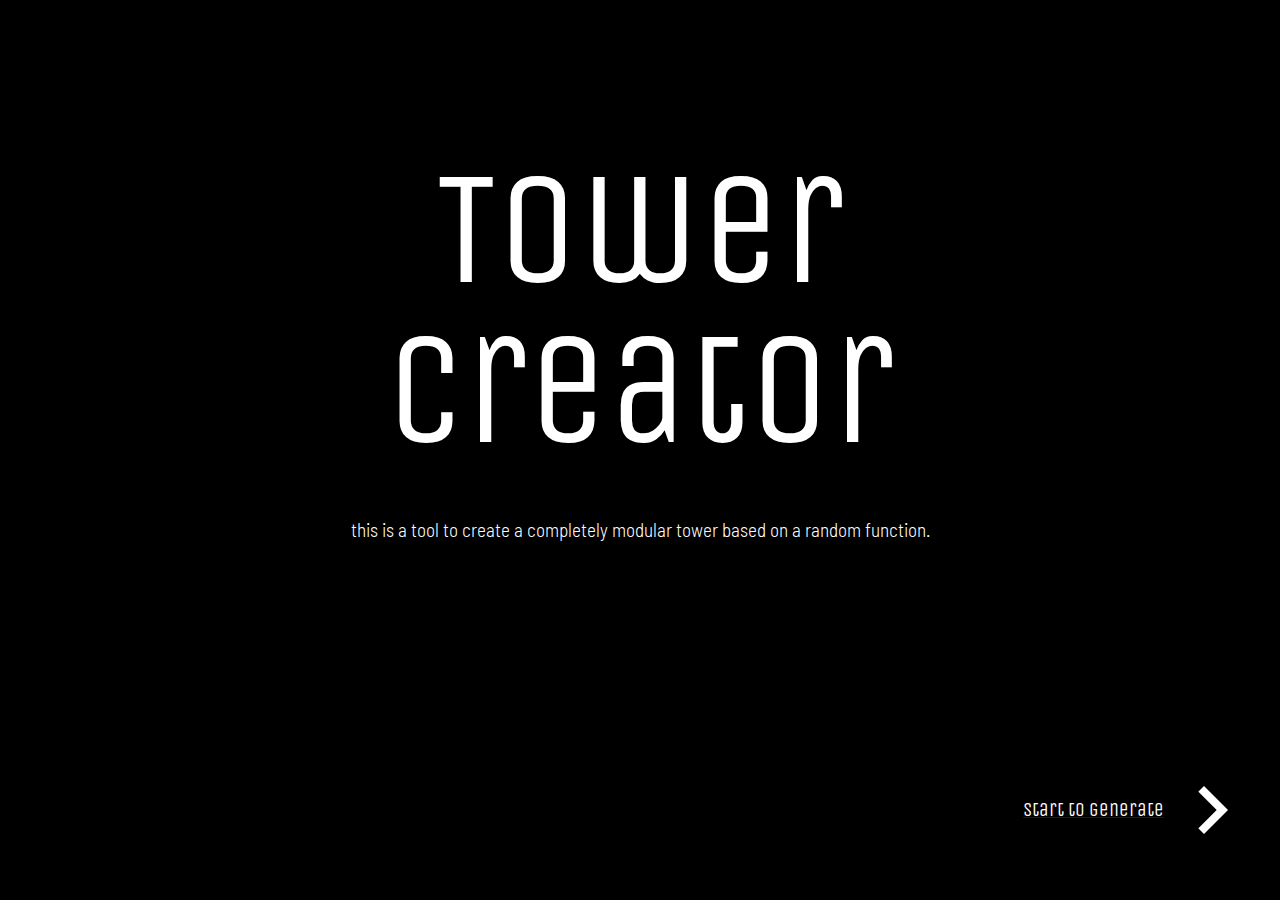
<file: index.html>
<!DOCTYPE html>
<html>


<head>
    <meta charset="utf-8">
    <!-- <meta http-equiv="refresh" content="6"/>-->
    <title>TowerCreator</title>
    <link href="css/reset.css" type="text/css" rel="stylesheet">
    <link href="css/main.css" type="text/css" rel="stylesheet">
    
    <link href="https://fonts.googleapis.com/css?family=Unica+One" rel="stylesheet">
    <link href="https://fonts.googleapis.com/css?family=Barlow+Semi+Condensed" rel="stylesheet">
    

    <script src="js/main.js" type="text/javascript"></script>
    <script src="js/pseudo.js"></script>


</head>

<body>
    <div id="intro-towercreator">
        <h1>Tower<br>Creator</h1>
        <div>
            <p>this is a tool to create a completely modular tower based on a random function. </p>
        </div>
    </div>

    <div id="nav">
        <div id="nav-left">
        </div>
        <div id="nav-right">
            <a href="formengenerator.html">
                <div>
                    <span>start to generate</span>
                </div>
                <div>
                    <img src="footage/ic_chevron_right.png">
                </div>
            </a>
        </div>
    </div>

</body>

    
</html>
</file>
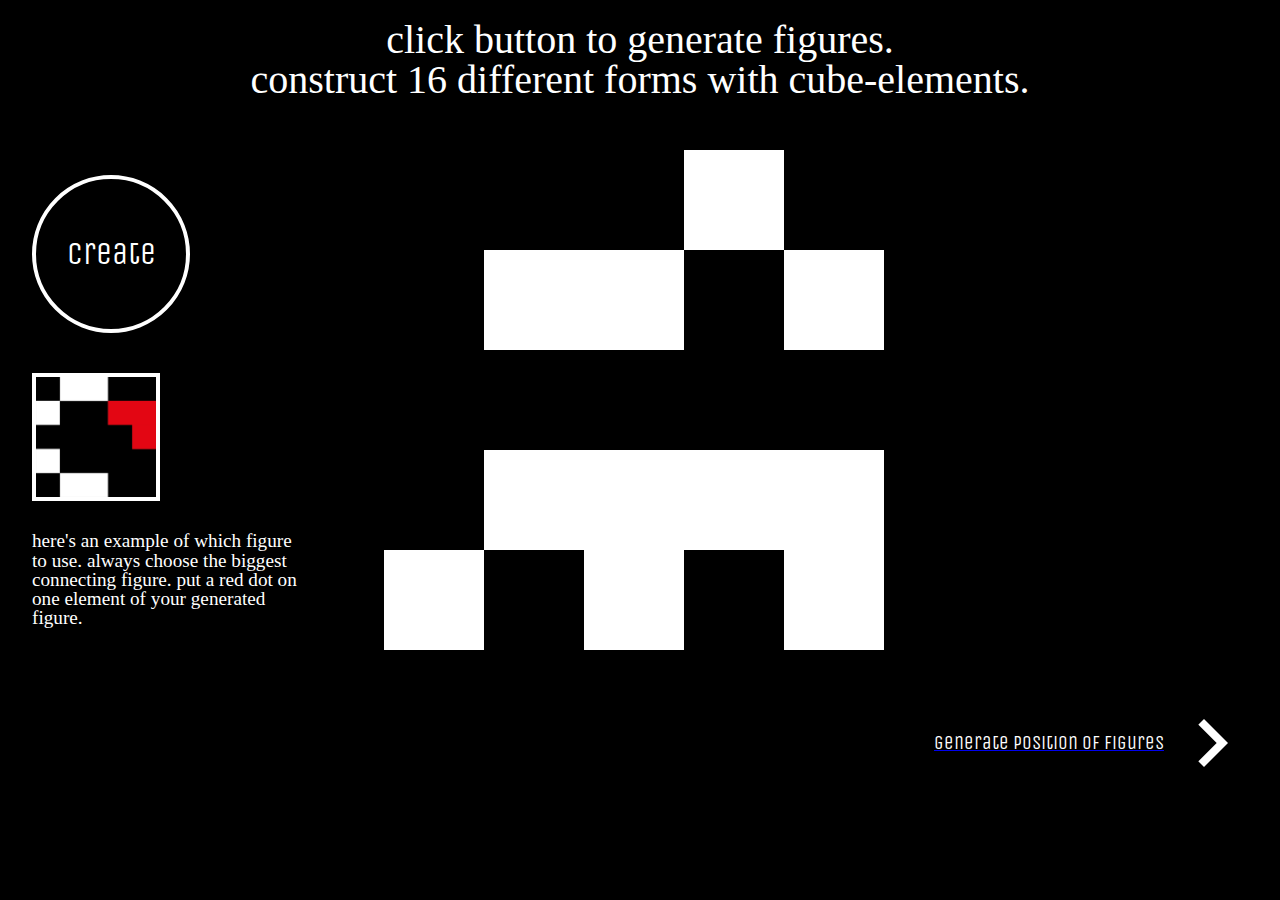
<file: formengenerator.html>
<!DOCTYPE html>
<html>


<head>
    <meta charset="utf-8">
    <!-- <meta http-equiv="refresh" content="6"/>-->
    <title>TowerCreator</title>
    <link href="css/reset.css" type="text/css" rel="stylesheet">
    <link href="css/main.css" type="text/css" rel="stylesheet">
    
    <link href="https://fonts.googleapis.com/css?family=Unica+One" rel="stylesheet">

    <script src="js/pseudo.js"></script>
    <script src="js/main.js" type="text/javascript"></script>



</head>

<body>
	<!-- <canvas ID="bild"></canvas> -->
    <title>TowerCreator</title>
	<div id="clickToGenerate"> 
		<h2>click button to generate figures.<br>construct 16 different forms with cube-elements.</h2>
		
</div>
<div id="creatorBox">
	<div id="boxleft-formgen"> 
		
	   <div id="createButton" onclick="formengenerator();">
            <h3>Create</h3>
        </div>
        <div>
            <img id="example-form" src="footage/example_formgenerator.png">
        </div>
        <div id="explanation">
            <p>here's an example of which figure to use. always choose the biggest connecting figure. put a red dot on one element of your generated figure.</p>
        </div>
    </div>

    <div id="boxright">

        <div id="schachbrett">
            <canvas ID="schach" width="500" height="500"></canvas>
        </div>
    </div>

</div>

<div id="nav">
        <div id="nav-left">
        </div>
        <div id="nav-right">
            <a href="towergenerator.html">
                <div>
                    <span>generate position of figures</span>
                </div>
                <div>
                    <img src="footage/ic_chevron_right.png">
                </div>
            </a>
        </div>
    </div>



</body>
<script src="js/schach.js" type="text/javascript"></script>
<script type="text/javascript">
formengenerator()
</script>
    
</html>
</file>
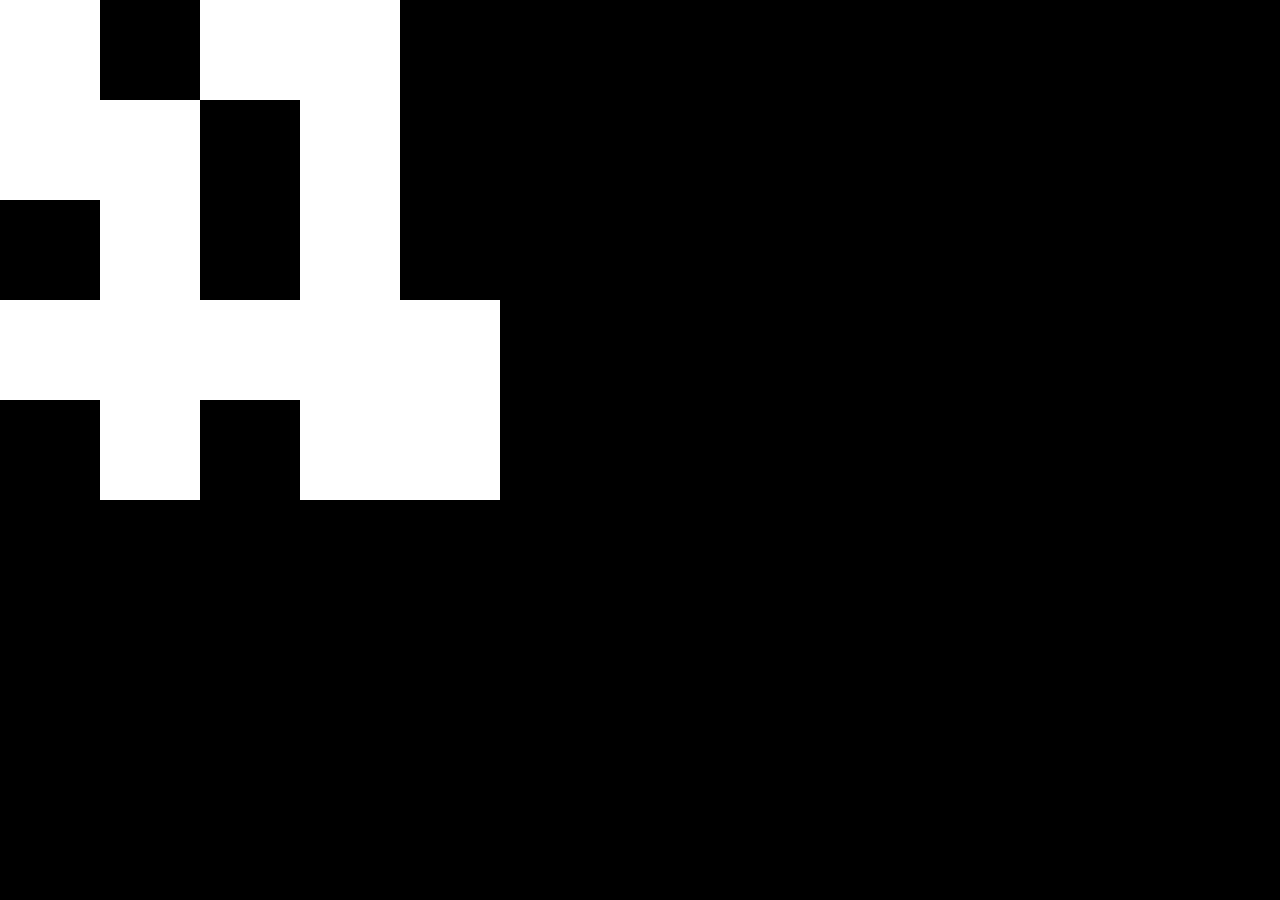
<file: index_schach.html>
<!DOCTYPE html>
<html>

<head>
    <meta charset="utf-8">
    <!-- <meta http-equiv="refresh" content="6"/>-->
    <title>TowerCreator</title>
    <link href="css/reset.css" type="text/css" rel="stylesheet">
    <link href="css/main.css" type="text/css" rel="stylesheet">
    <link href="https://fonts.googleapis.com/css?family=Unica+One" rel="stylesheet">
    <link href="https://fonts.googleapis.com/css?family=Barlow+Condensed" rel="stylesheet">
    <script src="js/pseudo.js" type="text/javascript"></script>
</head>

<body>
 <canvas ID="schach" width="500" height="500"></canvas>
    
</body>
<script src="js/schach.js" type="text/javascript"></script>
<script type="text/javascript">
formengenerator()
</script>

</html>
</file>
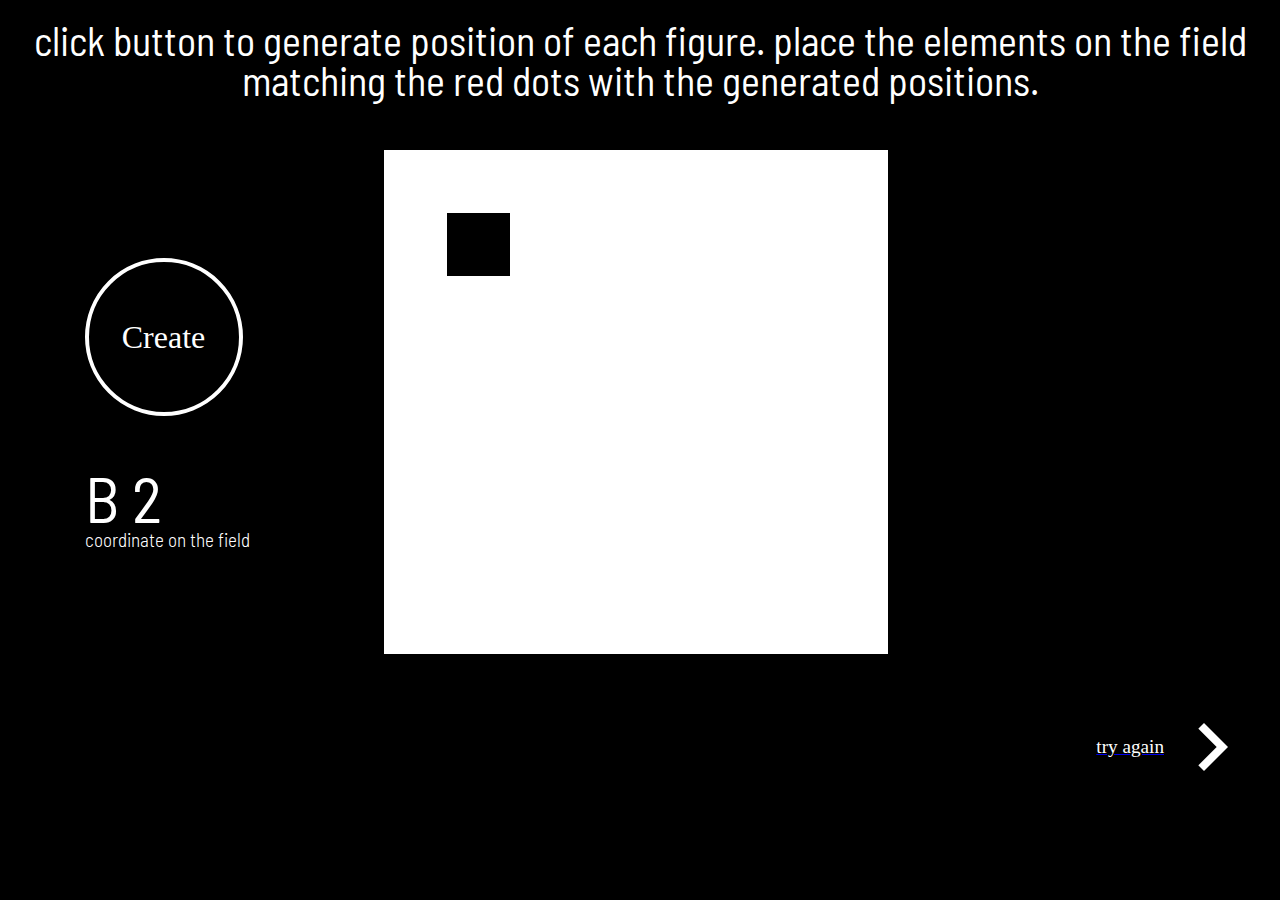
<file: towergenerator.html>
<!DOCTYPE html>
<html>


<head>
    <meta charset="utf-8">
    <title>TowerCreator</title>
    <link href="css/reset.css" type="text/css" rel="stylesheet">
    <link href="css/main.css" type="text/css" rel="stylesheet">
    <link href="https://fonts.googleapis.com/css?family=Barlow+Semi+Condensed" rel="stylesheet">

    <script src="js/main.js" type="text/javascript"></script>
</head>

<body>
    <div id="clickToGenerate"> 
        <h2>click button to generate position of each figure. place the elements on the field matching the red dots with the generated positions.</h2>
    </div>

    <div id="creatorBox">
        <div id="boxleft"> 
            <div id="createButton" onclick="towergenerator();">
                <h3>Create</h3>
            </div>
            <div>
                <span id="Koordinaten">
                </span>
                <p>coordinate on the field</p>

            </div>
        </div>
        <div id="boxright">
            <div id="towerfeld">
                <canvas id="towerbox" width="504" height="504"></canvas>
            </div>
        </div>
    </div>


    <div id="nav">
        <div id="nav-left">
        </div>
        <div id="nav-right">
            <a href="index.html">
                <div>
                    <span>try again</span>
                </div>
                <div>
                    <img src="footage/ic_chevron_right.png">
                </div>
            </a>
        </div>
    </div>

    <script>
        testfunktion();
    </script>
</body>

    <script src="js/tower.js" type="text/javascript"></script>
    <script type="text/javascript">
        towergenerator();
    </script>
</html>
</file>
<file: css/main.css>
body {
	background-color: black; 
	margin: 0px; 
}

#clickToGenerate {
	height: 130px;
}

#intro-towercreator {
	height: 80vh;
}

#intro-towercreator p {
	text-align: center;
	margin-top: 50px;
}

/*  --NAVIGATION--  */

#nav {
	height: 20vh;
	background-color: black;
	display: flex;
}

#nav-left {
	width: 70vw;
	display: flex;
}

#nav-right {
	width: 30vw;
	display: flex;
}

#nav-right a {
	margin-left: auto;
    margin-right: 20px;
}

#nav-right div {
	margin-top: auto;
	margin-bottom: auto;
}


/*  --BUTTON--  */

#creatorBox {
	display: flex;
	width: 100vw;
}

#createButton { 
	background-color: black;
	width: 150px;
	height: 150px;
	min-width: 150px;
	min-height: 150px;
	margin-bottom: 40px;


	border: 4px solid white;
	border-radius: 50%;
	text-align: center;
	vertical-align: middle;
	line-height: 150px;
	display: inline-block;
 }


/*  --GENERALS--  */

 h1 {
	font-family: 'Unica One';
	color: white;
	text-align: center;
	font-size: 10em;
	padding-top: 150px;
}

 h2 {
	font-family: 'Barlow Semi Condensed';
	color: white;
	text-align: center;
	font-size: 2.5em;
	margin-top: 20px;
	font-weight: 400;
}

 h3 {
	font-family: 'Unica One';
	color: white;
	text-align: center;
	font-size: 2em;
}

p {
	color: white;
	text-decoration: none;
	font-family: 'Barlow Semi Condensed';
	font-size: 1.2em;
	font-weight: 300;
}

span {
	color: white;
	text-decoration: none;
	font-family: 'Unica One';
	font-size: 1.2em;
	font-weight: 300;
}

a {
	display: flex;
}

img {
	display: flex;
}


/*  --FORMENCREATOR--  */

#boxleft {
	height: 100%;
	
	margin: auto;
}

#boxleft-formgen {
	height: 100%;
	width: 30vh;
	margin: auto;
}

#boxright {
	height: 100%;
	width: 70vw;
	padding-left: 50px;
}

canvas {
	background-color: #EEE;
}

#example-form {
	border: 4px solid white;
	width: 120px;
	height: 120px;
	display: block;
}

#Koordinaten {
	color: white;
	display: block;
	font-family: 'Barlow Semi Condensed';
	font-size: 4em;
	font-weight: 400;
	margin-top: 50px;
}

#boxleft div {
	margin: auto;
}

#boxleft-formgen div {
}

#explanation {
	margin-top: 30px;
}
</file>
